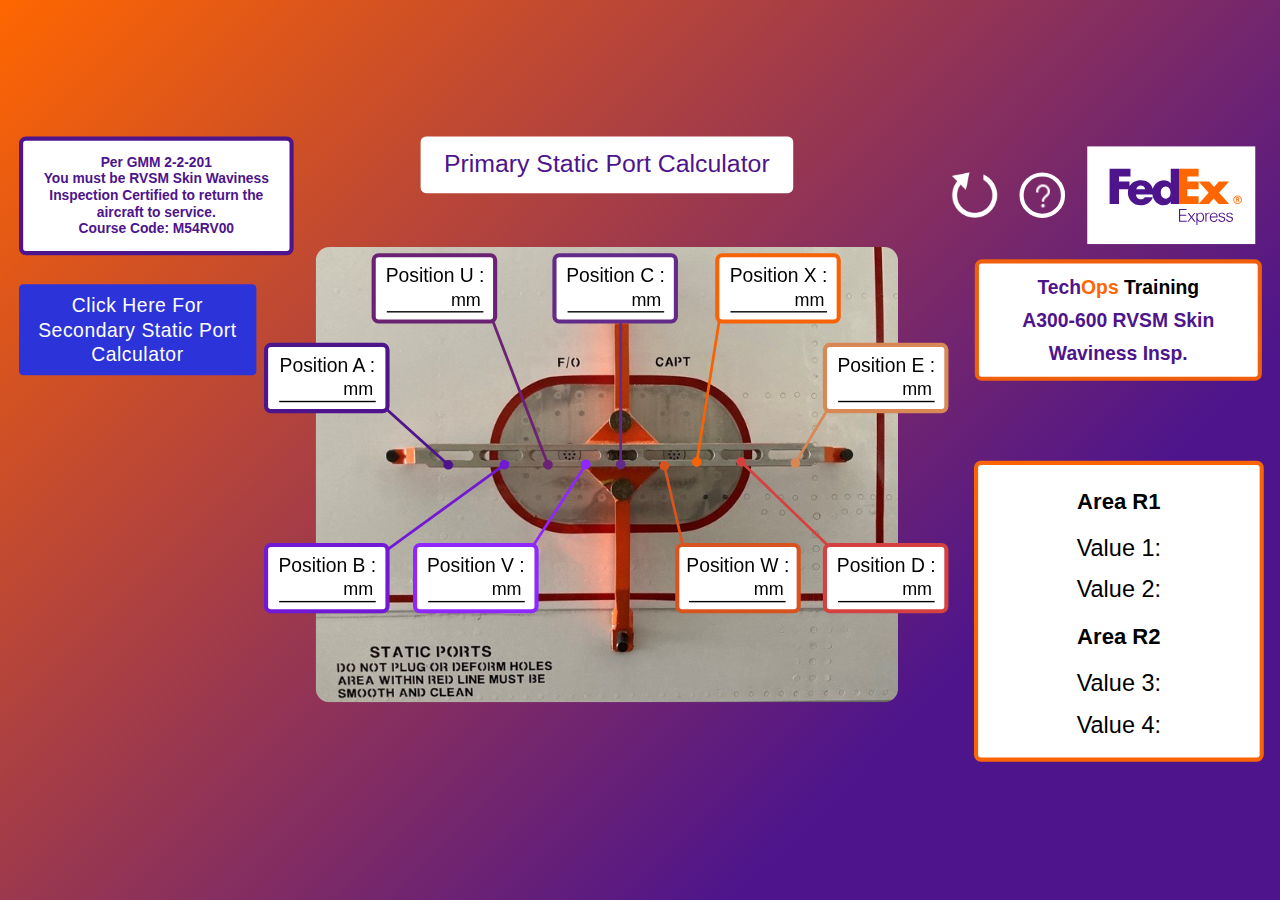
<file: index.html>
<!DOCTYPE html>
<html lang="en">

<head>
  <meta charset="UTF-8">
  <meta http-equiv="X-UA-Compatible" content="IE=edge">
  <meta name="viewport" content="width=device-width, initial-scale=1.0">
  <link rel="stylesheet" href="assets/css/style.css">
  <title>PW-4000 Engine</title>
</head>

<body>
  <main>

    <section>


      <div class="tire">

        <!-- <a class="switchbtn" href="secondary.html"> Secondary Static  Port Calculator
      </a> -->

        <a href="secondary.html" class="switchbtn">
          Click Here For <br>
          Secondary Static Port <br> Calculator
        </a>

        <h4>
          Per GMM 2-2-201
          <br>
          You must be RVSM Skin Waviness <br>
          Inspection Certified to return the <br>
          aircraft to service. <br>
          Course Code: M54RV00
        </h4>
        <div class="switcher">
          <!-- <a href="index.html"> Primary Static Port Calculator</a> -->
          <a>Primary Static Port Calculator</a>
        </div>
        <h2>
          <span style="color:rgba(77,20,140,1)">Tech</span><span style="color:rgba(255,102,0,1)">Ops</span>
          Training
          <br>
          <span style="color:rgba(77,20,140,1)">
            A300-600 RVSM Skin <br>
            Waviness Insp. <br>
          </span>
        </h2>
        <div class="btns-logo">
          <button class="reset" id="resetbtn" name="button" >
            <img src="assets/images/reset.png" alt="">
          </button>
          <a onclick="popup1()" id="infobtn" class="info-btn ">
            <img src="assets/images/question-mark.png" alt="">
          </a>
          <span class="popuptext" id="myPopup">
            <a href="https://training.techops.fedex.com/resources/video/A300/A300_How_To_Use_The_A300_Skin_Waviness_Calculator.mp4" target="blank">
              How To Use The A300-600 RVSM Skin Waviness Calculator
            </a>
            <a href="https://training.techops.fedex.com/resources/video.aspx?id=2678" target="blank">
              A300 Skin Waviness Tool
              Installation
            </a>
            <a href="https://training.techops.fedex.com/resources/video.aspx?id=2679" target="blank">
              A300 RVSM Measurements
            </a>
          </span>
          <img class="logo" src="assets/images/FedEx.svg" alt="">
        </div>

        <img id="engine-img" src="assets/images/PrimaryPortCentered2.png" alt="">

        <div class="inputs" id="p1">
          <label for="">Position A :</label>
          <input class="position_data" type="number" name="" id="inp1">
        </div>
        <div class="inputs" id="p2">
          <label for="">Position B :</label>
          <input class="position_data" type="number" name="" id="inp2">
        </div>
        <div class="inputs" id="p3">
          <label for="">Position U :</label>
          <input class="position_data" type="number" name="" id="inp3">
        </div>
        <div class="inputs" id="p4">
          <label for="">Position V :</label>
          <input class="position_data" type="number" name="" id="inp4">
        </div>
        <div class="inputs" id="p5">
          <label for="">Position C :</label>
          <input class="position_data" type="number" name="" id="inp5">
        </div>
        <div class="inputs" id="p6">
          <label for="">Position W :</label>
          <input class="position_data" type="number" name="" id="inp6">
        </div>
        <div class="inputs" id="p7">
          <label for="">Position X :</label>
          <input class="position_data" type="number" name="" id="inp7">
        </div>
        <div class="inputs" id="p8">
          <label for="">Position D :</label>
          <input class="position_data" type="number" name="" id="inp8">
        </div>
        <div class="inputs" id="p9">
          <label for="">Position E :</label>
          <input class="position_data" type="number" name="" id="inp9">
        </div>

        <div class="lines" id="line1"></div>
        <div class="lines" id="line2"></div>
        <div class="lines" id="line3"></div>
        <div class="lines" id="line4"></div>
        <div class="lines" id="line5"></div>
        <div class="lines" id="line6"></div>
        <div class="lines" id="line7"></div>
        <div class="lines" id="line8"></div>
        <div class="lines" id="line9"></div>
        <div class="output">
          <div class="">
            <span class="area">Area R1</span>
            <h3 class="groups" id="groupA"> Value 1: <span></span> </h3>
            <h3 class="groups" id="groupB"> Value 2: <span></span> </h3>
            <span class="area">Area R2</span>
            <h3 class="groups" id="groupC"> Value 3: <span></span> </h3>
            <h3 class="groups" id="groupD"> Value 4: <span></span> </h3>
            <!-- <h1 class="groups" id="groupE"><b> Group E:</b> <span></span> </h1>
          <h1 class="groups" id="groupF"><b> Group F:</b> <span></span> </h1> -->
          </div>

        </div>


      </div>

    </section>

  </main>
  <script src="assets/js/jquery-3.5.1.min.js"></script>
  <script type="text/javascript" src="assets/js/main.js">

  </script>
  <script>
    $(document).ready(function(){
      $("#infobtn").click(function(){
        $("#myPopup").toggleClass("show");
      });
});
  </script>

</body>

</html>
</file>
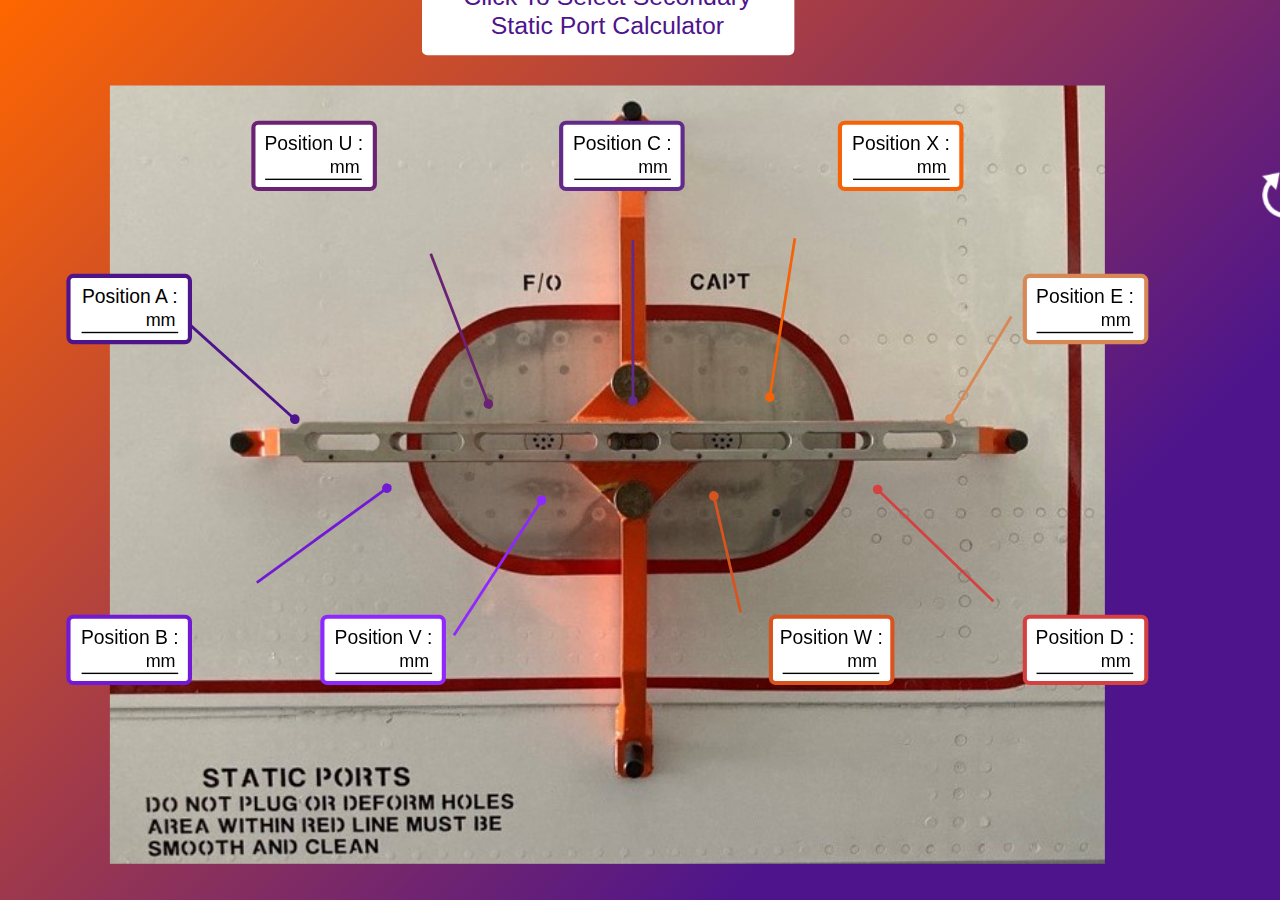
<file: primary.html>
<!DOCTYPE html>
<html lang="en">

<head>
  <meta charset="UTF-8">
  <meta http-equiv="X-UA-Compatible" content="IE=edge">
  <meta name="viewport" content="width=device-width, initial-scale=1.0">
  <link rel="stylesheet" href="assets/css/style.css">
  <title>PW-4000 Engine</title>
</head>

<body>
<main>

  <section>
  
  
    <div class="tire">
      <h4>
        Per GMM 2-2-201
        <br>
        You must be RVSM Skin Waviness <br>
    Inspection Certifited to return the <br>
    aircraft to  service. <br>
    Course Code: M54RV00
    </h4>
      <div class="switcher">
        <a href="primary.html">Click To Select Primary Static Port Calculator</a>
        <a href="secondary.html">Click To Select Secondary Static Port Calculator</a>
      </div>
      <h2>
        <span style="color:rgba(77,20,140,1)">Tech</span><span style="color:rgba(255,102,0,1)">Ops</span>
        Training
        <br>
        RVSM Skin Waviness Insp. <br>
    Captain F/O <br>
    Primary Static Ports
    </h2>
    <div class="btns-logo">
      <button class="reset" name="button" onclick="reset();">
        <img src="assets/images/reset.png" alt="">
      </button>
      <a  onclick="popup1()" class="info-btn ">
        <img src="assets/images/question-mark.png"  alt="">
      </a>
      <span class="popuptext" id="myPopup"><a href="https://training.techops.fedex.com/resources/video/other/How_To_Use_The_PW4000_Rub_Strip_Calculator.mp4" target="blank">How To Use The PW4000 Rub Strip Calculator</a>
     <br>   <a href="https://training.techops.fedex.com/resources/video/other/How_To_Use_The_PW4000_Rub_Strip_Calculator.mp4" target="blank">Dummy Link</a></span>
      <img class="logo" src="assets/images/FedEx.svg" alt="">
    </div>

      <img id="engine-img" src="assets/images/PrimaryPortCentered2.png" alt="">

      <div class="inputs" id="p1">
        <label for="">Position A :</label>
        <input class="position_data" type="number" name="" id="inp1">
      </div>
      <div class="inputs" id="p2">
        <label for="">Position B :</label>
        <input class="position_data" type="number" name="" id="inp2">
      </div>
      <div class="inputs" id="p3">
        <label for="">Position U :</label>
        <input class="position_data" type="number" name="" id="inp3">
      </div>
      <div class="inputs" id="p4">
        <label for="">Position V :</label>
        <input class="position_data" type="number" name="" id="inp4">
      </div>
      <div class="inputs" id="p5">
        <label for="">Position C :</label>
        <input class="position_data" type="number" name="" id="inp5">
      </div>
      <div class="inputs" id="p6">
        <label for="">Position W :</label>
        <input class="position_data" type="number" name="" id="inp6">
      </div>
      <div class="inputs" id="p7">
        <label for="">Position X :</label>
        <input class="position_data" type="number" name="" id="inp7">
      </div>
      <div class="inputs" id="p8">
        <label for="">Position D :</label>
        <input class="position_data" type="number" name="" id="inp8">
      </div>
      <div class="inputs" id="p9">
        <label for="">Position E :</label>
        <input class="position_data" type="number" name="" id="inp9">
      </div>

      <div class="lines" id="line1"></div>
      <div class="lines" id="line2"></div>
      <div class="lines" id="line3"></div>
      <div class="lines" id="line4"></div>
      <div class="lines" id="line5"></div>
      <div class="lines" id="line6"></div>
      <div class="lines" id="line7"></div>
      <div class="lines" id="line8"></div>
      <div class="lines" id="line9"></div>
      <div class="output">
        <div class="">
            <span class="area">Area R1</span>
          <h3 class="groups" id="groupA"> Value 1: <span></span> </h3>
          <h3 class="groups" id="groupB"> Value 2: <span></span> </h3>
          <span class="area">Area R2</span>
          <h3 class="groups" id="groupC"> Value 3: <span></span> </h3>
          <h3 class="groups" id="groupD"> Value 4: <span></span> </h3>
          <!-- <h1 class="groups" id="groupE"><b> Group E:</b> <span></span> </h1>
          <h1 class="groups" id="groupF"><b> Group F:</b> <span></span> </h1> -->
        </div>

      </div>


    </div>
  
  </section>
  
</main>
  <script type="text/javascript" src="assets/js/main.js">

  </script>
  <script>

    function popup1() {
      var popup = document.getElementById("myPopup");
    popup.classList.toggle("show");
  }
  </script>
</body>

</html>
</file>
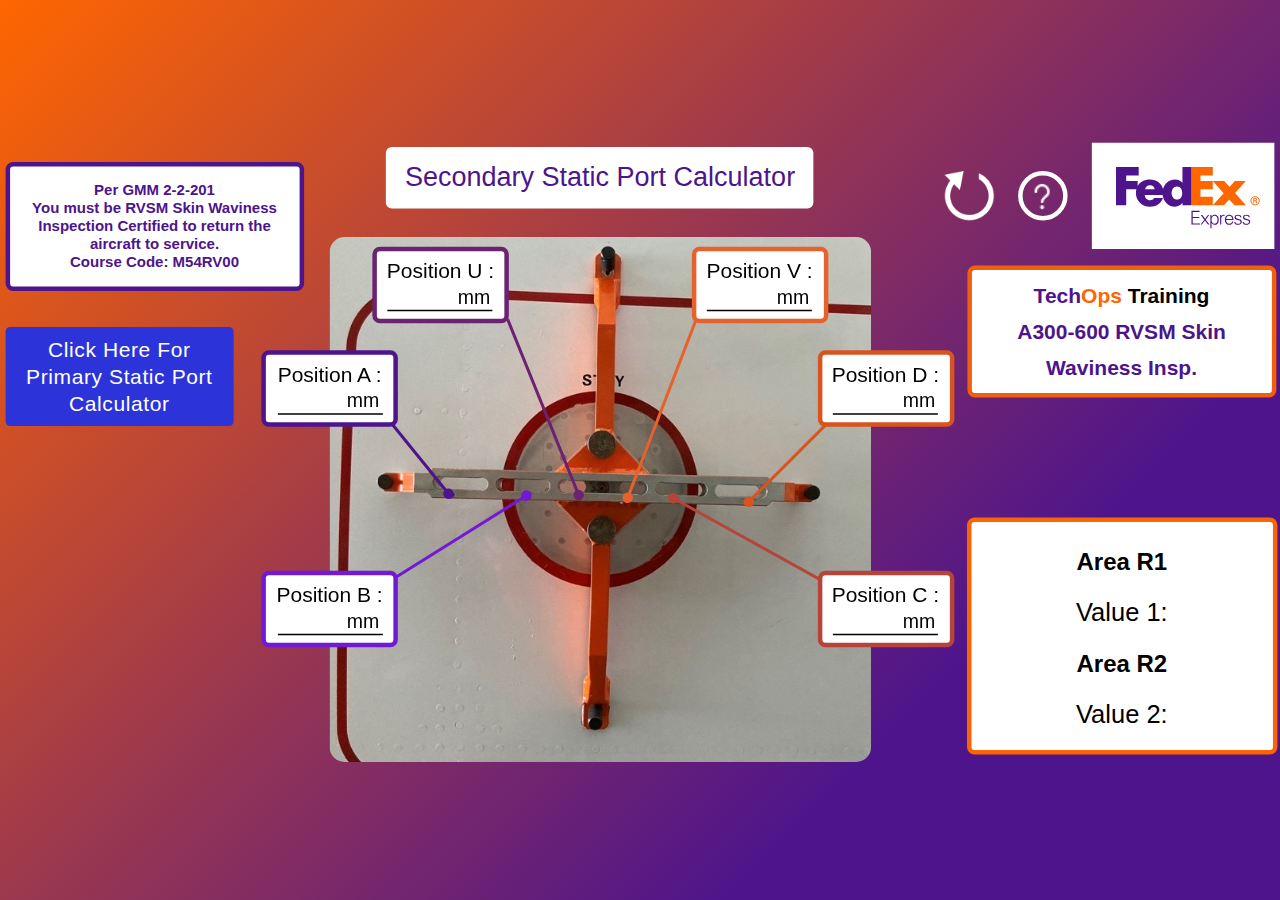
<file: secondary.html>
<!DOCTYPE html>
<html lang="en">

<head>
  <meta charset="UTF-8">
  <meta http-equiv="X-UA-Compatible" content="IE=edge">
  <meta name="viewport" content="width=device-width, initial-scale=1.0">
  <link rel="stylesheet" href="assets/css/secStyle.css">
  <title>PW-4000 Engine</title>
</head>

<body>
  <main>
    <section>

      <div class="tire">
        <div class="switcher">
          <a> Secondary Static Port Calculator</a>
        
        </div>


        <a href="index.html" class="switchbtn">
          Click Here For <br>
          Primary Static Port <br> Calculator
        </a>

        <h4>
          Per GMM 2-2-201
          <br>
          You must be RVSM Skin Waviness <br>
          Inspection Certified to return the <br>
          aircraft to service. <br>
          Course Code: M54RV00
        </h4>
        <h2>
          <span style="color:rgba(77,20,140,1)">Tech</span><span style="color:rgba(255,102,0,1)">Ops</span>
          Training
          <br>
          <span style="color:rgba(77,20,140,1)">
            A300-600 RVSM Skin <br>
            Waviness Insp. <br>
          </span>

        </h2>
        <div class="btns-logo">
          <button class="reset" id="resetbtn" name="button" >
            <img src="assets/images/reset.png" alt="">
          </button>
          <a id="infobtn" class="info-btn ">
            <img src="assets/images/question-mark.png" alt="">
          </a>
          <span class="popuptext" id="myPopup">
            <a href="https://training.techops.fedex.com/resources/video/A300/A300_How_To_Use_The_A300_Skin_Waviness_Calculator.mp4" target="blank">
              How To Use The A300-600 RVSM Skin Waviness Calculator
            </a>
            <a href="https://training.techops.fedex.com/resources/video.aspx?id=2678" target="blank">
              A300 Skin Waviness Tool
              Installation
            </a>
            <a href="https://training.techops.fedex.com/resources/video.aspx?id=2679" target="blank">
              A300 RVSM Measurements
            </a>
          </span>
          <img class="logo" src="assets/images/FedEx.svg" alt="">
        </div>

        <img id="engine-img" src="assets/images/SecondaryPortCentered2.png" alt="">

        <div class="inputs" id="p1">
          <label for="">Position A :</label>
          <input class="position_data" type="number" name="" id="inp1">
        </div>
        <div class="inputs" id="p2">
          <label for="">Position B :</label>
          <input class="position_data" type="number" name="" id="inp2">
        </div>
        <div class="inputs" id="p3">
          <label for="">Position U :</label>
          <input class="position_data" type="number" name="" id="inp3">
        </div>
        <div class="inputs" id="p4">
          <label for="">Position V :</label>
          <input class="position_data" type="number" name="" id="inp4">
        </div>
        <div class="inputs" id="p5">
          <label for="">Position C :</label>
          <input class="position_data" type="number" name="" id="inp5">
        </div>

        <div class="inputs" id="p6">
          <label for="">Position D :</label>
          <input class="position_data" type="number" name="" id="inp6">
        </div>


        <div class="lines" id="line1"></div>
        <div class="lines" id="line2"></div>
        <div class="lines" id="line3"></div>
        <div class="lines" id="line4"></div>
        <div class="lines" id="line5"></div>
        <div class="lines" id="line6"></div>

        <div class="output">
          <div class="">
            <span class="area">Area R1</span>
            <h3 class="groups" id="groupA"> Value 1: <span></span> </h3>

            <span class="area">Area R2</span>
            <h3 class="groups" id="groupB"> Value 2: <span></span> </h3>
         
          </div>

        </div>


      </div>

    </section>
  </main>
  <script src="assets/js/jquery-3.5.1.min.js"></script>
  <script type="text/javascript" src="assets/js/secMain.js"></script>
  <script>
    $(document).ready(function(){
      $("#infobtn").click(function(){
        $("#myPopup").toggleClass("show");
      });
});
  </script>
</body>

</html>
</file>
<file: assets/css/style.css>
bor {
  margin: 0px;
  padding: 0px;
  box-sizing: border-box;
}

:focus {
  outline: none;
}

body {
  position: relative;
  font-family: sans-serif;
  background: linear-gradient(
    -45deg,
    rgb(77, 20, 140) 25%,
    rgb(255, 102, 0) 100%
  );
  width: 100vw;
  height: 100vh;
  display: flex;
  align-items: center;
  justify-content: center;
  overflow: hidden !important;
  margin: 0px !important;
  display: -webkit-flex;
  /* NEW */
  display: flex;
  -webkit-flex-wrap: wrap;
  /* NEW */
}
main {
  overflow: hidden;
  width: 100vw;
  height: 100vh;
  display: block;
  display: flex;
  align-items: center;
  justify-content: center;
}
h2 {
  position: absolute;
  right: -28%;
  top: 50%;
  transform: translate(70%, calc(-0% - 170px));
  text-align: left;
  font-size: 14px;
  line-height: 24px;
  padding: 5px;
  background: white;
  border-radius: 5px;
  border: 3px solid rgb(240, 95, 12);
  text-align: center;
  width: 192px;
}

h4 {
  position: absolute;
  left: -51%;
  top: -28%;
  text-align: left;
  font-size: 10px;
  line-height: 12px;
  padding: 10px 15px;
  background: white;
  color: rgb(77, 20, 140);
  border-radius: 5px;
  border: 3px solid rgb(77, 20, 140);
  text-align: center;
}


.switchbtn {
  display: flex;
  position: absolute;
  text-align: center;
  left: -51%;
  top: 8%;
  height: 3em;
  text-decoration: none;
  padding: 10px 12px;
  min-width: 100px;
  align-items: center;
  justify-content: center;
  color: #fff;
  border-radius: 3px;
  letter-spacing: 0.4px;
  transition: all 0.2s linear;
  font-weight: 500;
  cursor: pointer;
  border: 2px solid #2c34d9;
  background: #2c34d9;

  font-size: 14px;
line-height: 18px;
 }

 .switchbtn > svg {
  margin-right: 5px;
  margin-left: 5px;
  font-size: 20px;
  transition: all 0.4s ease-in;
 }

 .switchbtn:hover > svg {
  font-size: 1.2em;
  transform: translateX(-5px);
 }




section {
  width: fit-content;
  height: fit-content;
  padding: 89px 270px 50px 222px !important;
  margin: auto;
  transform-origin: center;
}
.switcher {
  position: absolute;
  top: -24%;
  width: 100%;
  left: 50%;
  transform: translateX(-50%);
  display: flex;
  flex-direction: column;
  gap: 10px;
  padding: 10px;
  background: #fff;
  width: fit-content;
  border-radius: 4px;
  width: 250px;
}
.switcher a {
  font-size: 18px;
  color: rgba(77,20,140,1);
  font-weight: 500;
  text-align: center;
  text-decoration: none;
}
.tire {
  margin: auto;
  display: block;
  position: relative;
  width: fit-content;
  /* transform: translateY(-10px); */
}

.landscapeScreen #engine-img {
  height: 335px;
  border-radius: 10px;
}

.portraitScreen #engine-img {
  height: 335px;
  border-radius: 10px;
}

.inputs {
  background-color: white;
  padding: 5px 0;
  width: 85px;
  position: absolute;
  z-index: 1;
  transform-origin: center center;
  border-radius: 5px;
  border: 3px solid black;
  display: block;
}

.inputs label {
  width: auto;
  display: block;
  text-align: center;
  font-size: 14px;
}

.inputs input {
  font-size: 16px;
  text-align: center;
  border-top: none;
  border-right: none;
  border-left: none;
  border-image: initial;
  border-bottom: 1px solid black;
  border-radius: 0px;
  width: 40px;
  margin: auto;
  display: block;
  padding: 0;
  padding-right: 30px;
}
.inputs::after{
  content: "mm";
  display: block;
  width: 25px;
  position: absolute;
  right: 6px;
  bottom: 7px;
  font-size: 13px;
}


.inputs input::-webkit-outer-spin-button,
.inputs input::-webkit-inner-spin-button {
  appearance: none;
  margin: 0px;
}

.inputs input[type="number"] {
}

.reset {
  border: 0px;
  background: transparent;
  /* position: absolute; */
  /* right: -130px; */
  /* top: 70px; */
  width: 33px;
  height: 33px;
  padding: 0px;
}

.reset img {
  width: 100%;
}

#p1 {
  left: 2%;
  top: 28.5%;
  transform: translate(-50%, -50%);
  border-color: rgb(77, 20, 140);
}

#p2 {
  left: 2%;
  top: 72%;
  transform: translate(-50%, -50%);
  border-color: rgb(114 25 213);
}

#p3 {
  left: 20.5%;
  top: 9%;
  transform: translate(-50%, -50%);
  border-color: rgb(108, 34, 115);
}

#p4 {
  left: 27.5%;
  bottom: 28%;
  transform: translate(-50%, 50%);
  border-color: rgb(142 40 255);
}

#p5 {
  left: 51.5%;
  bottom: 91%;
  transform: translate(-50%, 50%);
  border-color:      #632b89;
}

#p6 {
  right: 27.5%;
  bottom: 28%;
  transform: translate(50%, 50%);
  border-color: rgb(216, 84, 31);
}

#p7 {
  right: 20.5%;
  top: 9%;
  transform: translate(50%, -50%);
  border-color: rgb(246, 98, 7);
}

#p8 {
  right: 2%;
  top: 72%;
  transform: translate(50%, -50%);
  border-color: rgb(213 65 65);
}
#p9 {
  right: 2%;
  top: 28.5%;
  transform: translate(50%, -50%);
  border-color: rgb(215 136 85);
}

.lines {
  width: 2px;
  background: red;
  position: absolute;
  z-index: 0;
  height: 120px;
  transform-origin: center center;
}

.lines::after {
  content: "";
  display: block;
  width: 7px;
  height: 7px;
  background: red;
  position: absolute;
  bottom: 0px;
  left: 50%;
  transform: translateX(-50%);
  border-radius: 50%;
}

#line1 {
  left: 12.7%;
  top: 36%;
  transform: translate(-50%, -50%) rotate(-48deg);
  background: rgb(77, 20, 140);
}

#line1::after {
  background: rgb(77, 20, 140);
}

#line2 {
  left: 21.5%;
  top: 57.2%;
  transform: translate(-50%, -50%) rotate(-126deg);
  /* height: 109px; */
  background: rgb(114 25 213);
}

#line2::after {
  background: rgb(114 25 213);
}

#line3 {
  left: 35.2%;
  top: 31.4%;
  transform: translate(-50%, -50%) rotate(-21deg);
  /* height: 111px; */
  background: rgb(108, 34, 115);
}

#line3::after {
  background: rgb(108, 34, 115);
}

#line4 {
  left: 39.1%;
  bottom: 38.7%;
  transform: translate(-50%, 50%) rotate(-147deg);
  background: rgb(142 40 255);
}

#line4::after {
  background: rgb(142 40 255);
}

#line5 {
  left: 52.5%;
  bottom: 69.7%;
  transform: translate(-50%, 50%) rotate(360deg);
  background: #632b89;
}

#line5::after {
  background: #632b89;
}

#line6 {
  right: 38%;
  bottom: 40.5%;
  transform: translate(50%, 50%) rotate(167deg);
  background: rgb(216, 84, 31);
  height: 90px;
}

#line6::after {
  background: rgb(216, 84, 31);
}

#line7 {
  right: 32.5%;
  top: 30%;
  transform: translate(50%, -50%) rotate(9deg);
  background: rgb(246, 98, 7);
}

#line7::after {
  background: rgb(246, 98, 7);
}

#line8 {
  right: 17.2%;
  top: 58.5%;
  transform: translate(50%, -50%) rotate(134deg);
  background: rgb(213 65 65);
}

#line8::after {
  background: rgb(213 65 65);
}

#line9 {
  right: 12.6%;
    top: 36.2%;
    transform: translate(50%, -50%) rotate(31deg);
    height: 90px;
    background: rgb(215 136 85);
}

#line9::after {
  background: rgb(215 136 85);
}

.output {
  display: block;
  align-items: center;
  justify-content: center;
  flex-grow: 1;
  width: 188px;
  padding: 8px;
  position: absolute;
  right: -28%;
  top: 33%;
  transform: translate(70%, calc(-0% + 45px));
  background: white;
  border-radius: 5px;
  border: 3px solid rgb(251, 100, 2);
}

.output > div {
  width: 100%;
}
.output span {
  margin: 10px 0;
  font-weight: 600;
  text-align: center;
}
.area {
  display: block;
  margin: auto;
}
.groups {
  display: block;
  font-size: 17px;
  line-height: 30px;
  text-align: center;
  margin: 0px;
  font-weight: 500;
}

.info-btn {
  /* position: absolute; */
  /* right: -75px; */
  /* top: 70px; */
  width: 27px;
  height: 27px;
  border-radius: 50%;
  border: 3px solid white;
  display: flex;
  align-items: center;
  justify-content: center;
}

.info-btn img {
  width: 20px;
}

.logo {
  /* position: absolute; */
  /* left: -17%; */
  /* top: 23%; */
  width: 122px;
  background: white;
}

.btns-logo {
  position: absolute;

  width: 220px;

  height: 79px;

  /* background: red; */

  right: -45%;

  top: 18px;

  right: -25%;

  top: 50%;

  transform: translate(70%, calc(-0% - 244px));

  display: flex;

  align-items: center;

  justify-content: space-between;
  z-index: 3;
}

/* @media (max-width: 1200px) {
  section {
    position: relative;

    padding: 75px 160px 0px 160px !important;
  }
} */
/* @media (max-width: 892px) {
  .switcher a {
    font-size: 15px;
  }
  .info-btn {
    width: 25px;
    height: 25px;
  }
  .btns-logo {
    width: 185px;
    right: -11%;
  }
  .logo {
    width: 85px;
  }
  .reset img {
    width: 90%;
  }
  h4 {
    left: -31%;
    top: -26%;
    font-size: 9px;
    padding: 8px 4px;
    max-width: 115px;
  }
  h2 {
    right: -20%;
    top: 50%;
    font-size: 12px;
    line-height: 17px;
    max-width: 115px;
  }
  .output {
    max-width: 115px;
    position: absolute;
    right: -20%;
    top: 24%;
    padding: 3px;
  }
  .groups {
    font-size: 16px;
  }
  section {
    padding-right: 167px !important;
  }
  .output span {
    margin: 3px 0;
  }
} */
@media (max-width: 745px) {
  .portraitScreen #engine-img {
    height: 300px;
    border-radius: 10px;
  }
  h4 {

    max-width: 100px;
}
h2 , .output{
  max-width: 102px;
}
.btns-logo {
  width: 164px;
  right: -11%;
}


}

/* --- popup-- */
.info-btn {
  cursor: pointer;
}

/* The actual popup */
.popuptext {
  visibility: hidden;
  min-width: 160px;
  background-color: rgb(255, 255, 255);
  color: #fff;
  text-align: center;
  border-radius: 6px;
  padding: 4px 0;
  position: absolute;
  z-index: 1;
  bottom:-118%;
  left: -37%;
  text-decoration: none;
  border: 1px solid rgb(253, 101, 2);
  display: flex;
  flex-direction: column;
  gap: 7px;
}

.popuptext a {
  text-decoration: none;
  color: blue;
  line-height: 20px;
  /* font-weight: 600; */
  /* text-align: center; */
  /* font-size: 18px; */
}

/* Popup arrow */
.popuptext::after {
  content: "";
  position: absolute;
  top: -25%;
  transform: rotate(180deg);
  left: 46%;
  margin-left: -5px;
  border-width: 12px;
  border-style: solid;
  border-color: rgb(253, 101, 2) transparent transparent transparent;
}

/* Toggle this class - hide and show the popup */
.show {
  visibility: visible;
  -webkit-animation: fadeIn 1s;
  animation: fadeIn 1s;
}

/* Add animation (fade in the popup) */
@-webkit-keyframes fadeIn {
  from {
    opacity: 0;
  }

  to {
    opacity: 1;
  }
}

@keyframes fadeIn {
  from {
    opacity: 0;
  }

  to {
    opacity: 1;
  }
}

@media (min-height: 629px) {
  .landscapeScreen #engine-img {
    height: 330px;
    border-radius: 10px;
  }
}

@media (max-width: 925px) {
  section{
    transform: scale(0.9) translateY(-7%);
  }
}

@media (min-width: 1050px) {
  section{
    transform: scale(1.1) translateY(-7%);
  }
}

@media (min-width: 1100px) {
  section{
    transform: scale(1.2) translateY(-7%);
  }
}
@media (min-width: 1150px) {
  section{
    transform: scale(1.25) translateY(-7%);
  }
}
@media (min-width: 1180px) {
  section{
    transform: scale(1.28) translateY(-7%);
  }
}
@media (min-width: 1200px) {
  section{
    transform: scale(1.3);
  }
}
@media (min-width: 1250px) {
  section{
    transform: scale(1.35);
  }
}
@media (min-width: 1280px) {
  section{
    transform: scale(1.38);
  }
}
@media (min-width: 1300px) {
  section{
    transform: scale(1.4);
  }
}
@media (min-width: 1600px) {
  section{
    transform: scale(1.5);
  }
}
@media (min-width: 1800px) {
  section{
    transform: scale(1.65);
  }
}


/* @media (max-width: 1200px) {
  section {
    transform: translateY(-5%);
  }
} */
</file>
<file: assets/css/secStyle.css>
bor {
  margin: 0px;
  padding: 0px;
  box-sizing: border-box;
}

:focus {
  outline: none;
}

body {
  position: relative;
  font-family: sans-serif;
  background: linear-gradient(-45deg, rgb(77, 20, 140) 25%, rgb(255, 102, 0) 100%);
  width: 100vw;
  height: 100vh;
  display: flex;
  align-items: center;
  justify-content: center;
  overflow: hidden !important;
  margin: 0px !important;
  display: -webkit-flex;
  /* NEW */
  display: flex;
  -webkit-flex-wrap: wrap;
  /* NEW */
}
main {
  overflow: hidden;
  width: 100vw;
  height: 100vh;
  display: block;
  display: flex;
}
h2 {
  position: absolute;
  right: -35%;
  top: 50%;
  transform: translate(70%, calc(-0% - 170px));
  text-align: left;
  font-size: 14px;
  line-height: 24px;
  padding: 5px;
  background: white;
  border-radius: 5px;
  border: 3px solid rgb(240, 95, 12);
  text-align: center;
  width: 190px;
}

h4 {
  position: absolute;
  left: -60%;
  top: -18%;
  text-align: left;
  font-size: 10px;
  line-height: 12px;
  padding: 10px 15px;
  background: white;
  color: rgb(77, 20, 140);
  border-radius: 5px;
  border: 3px solid rgb(77, 20, 140);
  text-align: center;
}



 .switchbtn {
  display: flex;
  position: absolute;
  text-align: center;

  left: -60%;
  top: 17%;
  height: 3em;
  text-decoration: none;
  padding: 10px 12px;
  min-width: 100px;
  align-items: center;
  justify-content: center;
  color: #fff;
  border-radius: 3px;
  letter-spacing: 0.4px;
  transition: all 0.2s linear;
  font-weight: 500;
  cursor: pointer;
  border: 2px solid #2c34d9;
  background: #2c34d9;
  font-size: 14px;
line-height: 18px;
 }



section {
  width: fit-content;
  height: fit-content;
  padding: 80px 280px 10px 227px !important;
  margin: auto;
}
.switcher{
  position: absolute;
  top: -17%;
  width: 100%;
  left: 50%;
  transform: translateX(-50%);
  display: flex;
  flex-direction: column;
  gap: 10px;
  padding: 10px;
  background: #fff;
  width: fit-content;
  border-radius: 4px;
  width: 265px;
}
.switcher a{
  font-size: 18px;
  color: rgba(77,20,140,1);
  font-weight: 500;
  text-align: center;
  text-decoration: none;
}
.tire {
  margin: auto;
  display: block;
  position: relative;
  width: fit-content;
  /* transform: translateY(-10px); */
}

.landscapeScreen #engine-img {height: 350px;border-radius: 10px;}

.portraitScreen #engine-img {
  height: 339px;
  border-radius: 10px;
}

.inputs {
  background-color: white;
  padding: 5px 0;
  width: 85px;
  position: absolute;
  z-index: 1;
  transform-origin: center center;
  border-radius: 5px;
  border: 3px solid black;
  display: block;

}
.inputs::after{
  content: "mm";
  display: block;
  width: 25px;
  position: absolute;
  right: 6px;
  bottom: 7px;
  font-size: 13px;
}
.inputs label {
  width: auto;
  display: block;
  text-align: center;
  font-size: 14px;
}

.inputs input {
  font-size: 16px;
  text-align: center;
  border-top: none;
  border-right: none;
  border-left: none;
  border-image: initial;
  border-bottom: 1px solid black;
  border-radius: 0px;
  width: 40px;
  margin: auto;
  display: block;
  padding: 0;
  padding-right: 30px;
}
.inputs input::-webkit-outer-spin-button,
.inputs input::-webkit-inner-spin-button {
  appearance: none;
  margin: 0px;
}

.inputs input[type="number"] {}

.reset {
  border: 0px;
  background: transparent;
  /* position: absolute; */
  /* right: -130px; */
  /* top: 70px; */
  width: 33px;
  height: 33px;
  padding: 0px;
}

.reset img {
  width: 100%;
}

#p1 {
  left: 0%;
  top: 28.5%;
  transform: translate(-50%, -50%);
  border-color: rgb(77, 20, 140);
}

#p2 {
  left: 0%;
  top: 70%;
  transform: translate(-50%, -50%);
  border-color:rgb(114 25 213);
}

#p3 {
  left: 20.5%;
  top:9%;
  transform: translate(-50%, -50%);
  border-color: rgb(108, 34, 115);
}

#p4 {
  right: 20.5%;
  top: 9%;
  transform: translate(50%, -50%);
  border-color: rgb(229 98 47);
}

#p5 {
  right: -28%;
  top: 70%;
  transform: translate(-50%, -50%);
  border-color: rgb(182, 68, 57);
}

#p6 {
  right: -28%;
  top: 28.5%;
  transform: translate(-50%, -50%);
  border-color: rgb(216, 84, 31);
}

.lines {
  width: 2px;
  background: red;
  position: absolute;
  z-index: 0;
  height: 130px;
  transform-origin: center center;
}

.lines::after {
  content: "";
  display: block;
  width: 7px;
  height: 7px;
  background: red;
  position: absolute;
  bottom: 0px;
  left: 50%;
  transform: translateX(-50%);
  border-radius: 50%;
}

#line1 {
  left: 14%;
  top: 38%;
  transform: translate(-50%, -50%) rotate(-39deg);
  background: rgb(77, 20, 140);
  height: 100px
}

#line1::after {
  background: rgb(77, 20, 140);
}

#line2 {
  left: 22%;
  top: 57.8%;
  transform: translate(-50%, -50%) rotate(-122deg);
  /* height: 109px; */
  background: rgb(114 25 213);
}

#line2::after {
  background: rgb(114 25 213);
}

#line3 {
  left: 39.7%;
  top: 32.5%;
  transform: translate(-50%, -50%) rotate(-22deg);
  /* height: 131px; */
  background: rgb(108, 34, 115);
}

#line3::after {
  background: rgb(108, 34, 115);
}

#line4 {
  left: 62.0%;
  bottom: 69.5%;
  transform: translate(-50%, 50%) rotate(21deg);
  height: 148px;
  background: rgb(229 98 47);
}

#line4::after {
  background: rgb(229 98 47);
}

#line5 {
  left: 78.5%;
  bottom: 42.5%;
  transform: translate(-50%, 50%) rotate(479deg);
  background: rgb(182, 68, 57);
}

#line5::after {
  background: rgb(182, 68, 57);
}

#line6 {
  right: 10.5%;
  bottom: 62.4%;
  transform: translate(50%, 50%) rotate(45deg);
  background: rgb(216, 84, 31);
}

#line6::after {
  background: rgb(216, 84, 31);
}

#line7 {
right: 32.5%;
  top: 32%;
  transform: translate(50%, -50%) rotate(5deg);
  background: rgb(246, 98, 7);
}

#line7::after {
  background: rgb(246, 98, 7);
}

#line8 {
  right: 19.2%;
  top: 57.2%;
  transform: translate(50%, -50%) rotate(134deg);
  background: rgb(213 65 65);
}

#line8::after {
  background: rgb(213 65 65);
}

#line9{
right: 12.6%;
  top: 36.2%;
  transform: translate(50%, -50%) rotate(31deg);
  height: 90px;
  background: rgb(215 136 85)
}

#line9::after {
  background: rgb(215 136 85);
}

.output {
  display: block;
  align-items: center;
  justify-content: center;
  flex-grow: 1;
  width: 185px;
  padding:8px;
  position: absolute;
  right: -35%;
  top: 40%;
  transform: translate(70%, calc(-0% + 45px));
  background: white;
  border-radius: 5px;
  border: 3px solid rgb(251, 100, 2);
}

.output>div {
  width: 100%;
}
.output span{
  margin: 10px 0;
  font-weight: 600;
  text-align: center;
}
.area{
  display: block;
  margin: auto;
}
.groups {
  display: block;
  font-size: 17px;
  line-height: 30px;
  text-align: center;
  margin: 0px;
  font-weight: 500;
}

.info-btn {
  /* position: absolute; */
  /* right: -75px; */
  /* top: 70px; */
  width: 27px;
  height: 27px;
  border-radius: 50%;
  border: 3px solid white;
  display: flex;
  align-items: center;
  justify-content: center;
}

.info-btn img {
  width: 20px;
}

.logo {
  /* position: absolute; */
  /* left: -17%; */
  /* top: 23%; */
  width: 122px;
  background: white;
}

.btns-logo {

  position: absolute;

  width: 220px;

  height: 79px;

  /* background: red; */



  top: 18px;

  right: -32%;

  top: 50%;

  transform: translate(70%, calc(-0% - 244px));

  display: flex;

  align-items: center;

  justify-content: space-between;
  z-index: 3;
}

@media (max-width: 1200px) {
  section {
    /* position: relative; */
    /* transform: translateY(-5%); */
    /* padding: 75px 120px 0px 120px; */
  }
}
 /* @media (max-width: 892px) {
     .btns-logo{
         width: 191px;

  right: -25% ;
     }
     .logo{
         width:100px;
     }
     h4{

  left: -56% ;
  top: -28% ;
      font-size: 9px ;
     }
     h2 {

  right: -31%  ;
  top: 50%  ;

  font-size: 12px  ;
  line-height: 20px  ;
     }
     .output {
  width: 145px  ;
  position: absolute  ;
  right: -31%  ;
  top: 24%  ;
     }
     .groups{
      font-size:16px ;
     }
     section {
      padding-right: 235px !important;
  }
     .output span {
  margin: 3px 0;
     }
 } */

/* @media(max-width:798px){
  .portraitScreen #engine-img {
    height: 310px;
  }
  h4 {
    left: -48%;
    top: -28%;
    font-size: 9px;
    max-width: 110px;
}
h2 {
  right: -28%;
  top: 50%;
  font-size: 11px;
  line-height: 17px;
  max-width: 115px;
}
.output {
  width: 115px;
  position: absolute;
  right: -28%;
  top: 24%;
  padding: 4px;
}
.logo {
  width: 85px;
}
.btns-logo {
  width: 170px;
  right: -19%;
}
section {
  padding: 0 100px 0 64px !important;
}
} */
/* --- popup-- */
.info-btn {
  cursor: pointer;
}

/* The actual popup */
.popuptext {
  visibility: hidden;
  min-width: 160px;
  background-color: rgb(255, 255, 255);
  color: #fff;
  text-align: center;
  border-radius: 6px;
  padding: 4px 0;
  position: absolute;
  z-index: 1;
  bottom: -118%;
  left: -37%;
  text-decoration: none;
  border: 1px solid rgb(253, 101, 2);
  display: flex;
  flex-direction: column;
  gap: 7px;
}

.popuptext a {
  text-decoration: none;
  color: blue;
  line-height: 20px;
  /* font-weight: 600; */
  /* text-align: center; */
  /* font-size: 18px; */
}

/* Popup arrow */
.popuptext::after {
  content: "";
  position: absolute;
  top: -25%;
  transform: rotate(180deg);
  left: 46.5%;
  margin-left: -5px;
  border-width: 12px;
  border-style: solid;
  border-color: rgb(253, 101, 2) transparent transparent transparent;
}

/* Toggle this class - hide and show the popup */
.show {
  visibility: visible;
  -webkit-animation: fadeIn 1s;
  animation: fadeIn 1s;
}

/* Add animation (fade in the popup) */
@-webkit-keyframes fadeIn {
  from {
    opacity: 0;
  }

  to {
    opacity: 1;
  }
}

@keyframes fadeIn {
  from {
    opacity: 0;
  }

  to {
    opacity: 1;
  }
}





@media (min-width: 925px) {
  section{
    transform: scale(1.05) translateY(-7%);
  }
}

@media (min-width: 1000px) {
  section{
    transform: scale(1.15) translateY(-7%);
  }
}
@media (min-width: 1050px) {
  section{
    transform: scale(1.20) translateY(-7%);
  }
}
@media (min-width: 1100px) {
  section{
    transform: scale(1.25) translateY(-7%);
  }
}
@media (min-width: 1150px) {
  section{
    transform: scale(1.3) translateY(-7%);
  }
}
@media (min-width: 1180px) {
  section{
    transform: scale(1.33) translateY(-7%);
  }
}
@media (min-width: 1200px) {
  section{
    transform: scale(1.38);
  }
}
@media (min-width: 1250px) {
  section{
    transform: scale(1.45
      );
  }
}
@media (min-width: 1280px) {
  section{
    transform: scale(1.5);
  }
}
@media (min-width: 1300px) {
  section{
    transform: scale(1.52);
  }
}
@media (min-width: 1400px) {
  section{
    transform: scale(1.6);
  }
}
@media (min-width: 1600px) {
  section{
    transform: scale(1.8);
  }
}
@media (min-width: 1800px) {
  section{
    transform: scale(2);
  }
}
</file>
